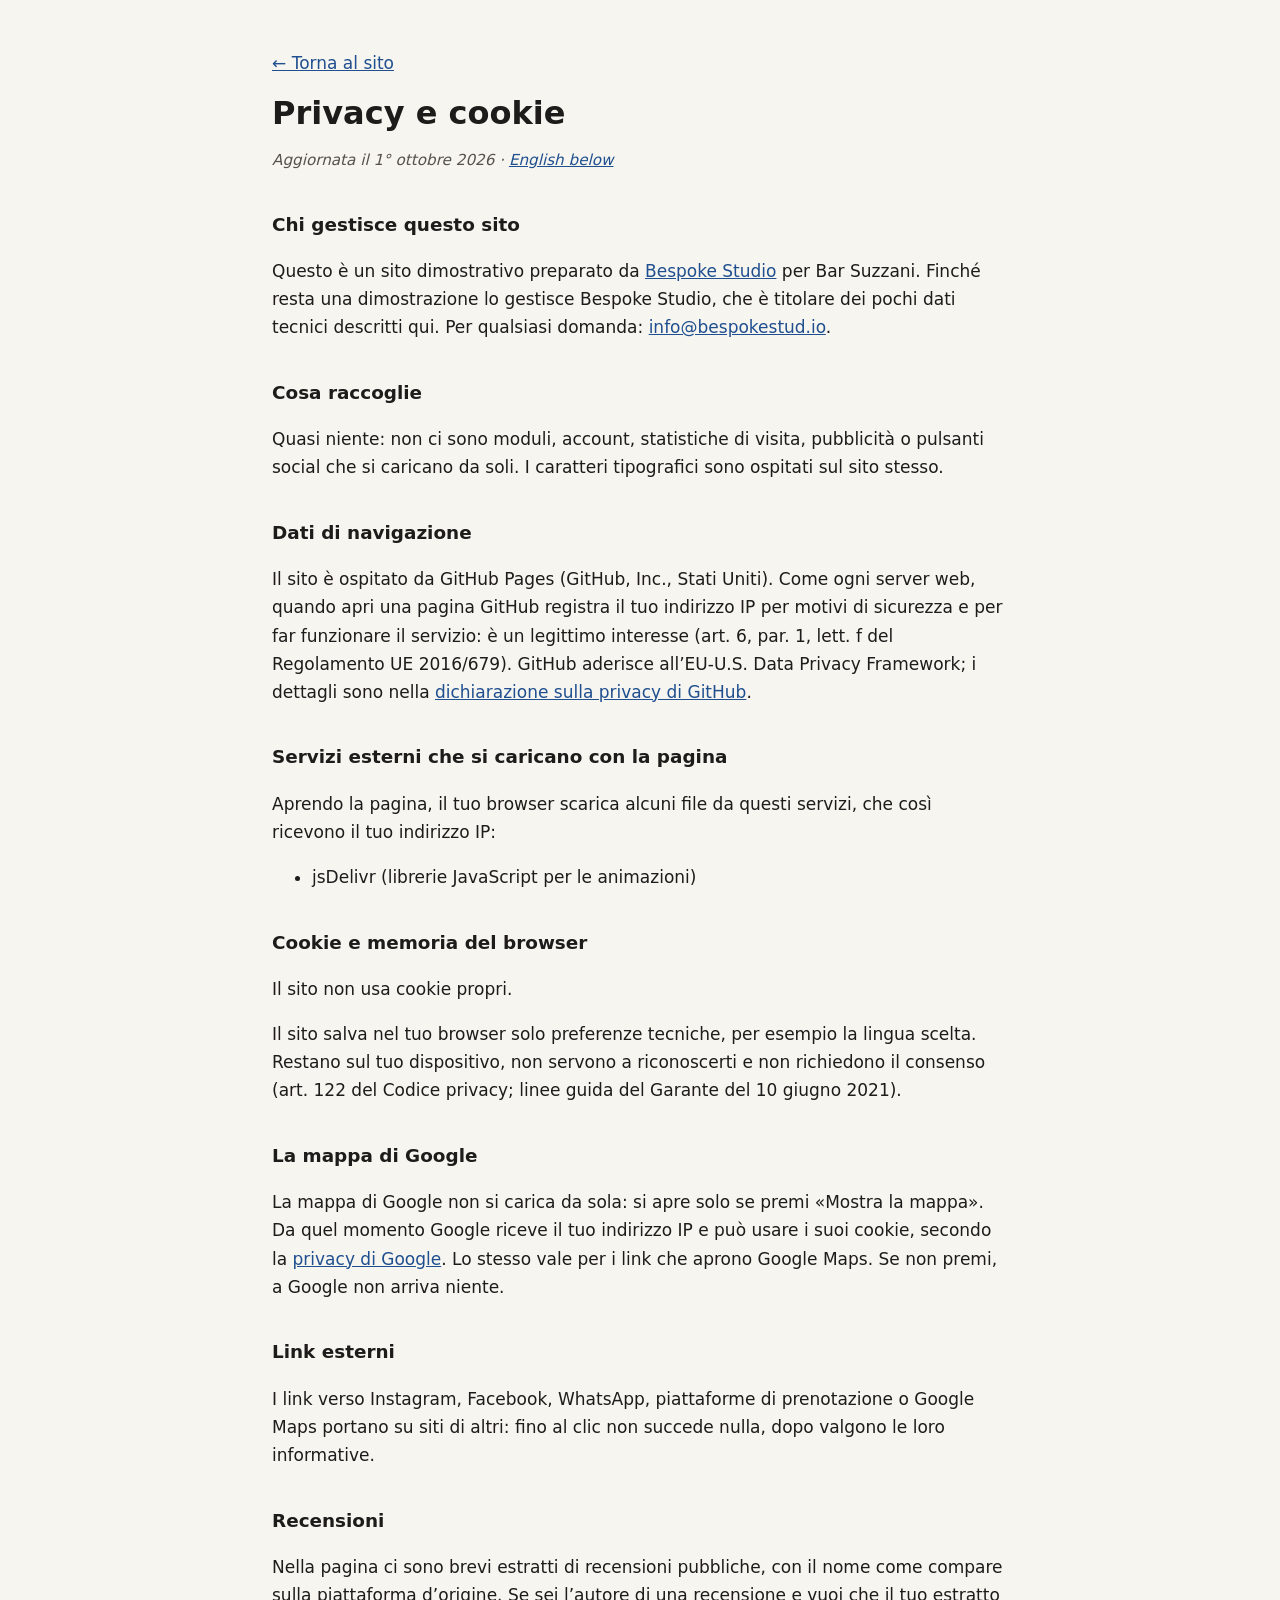
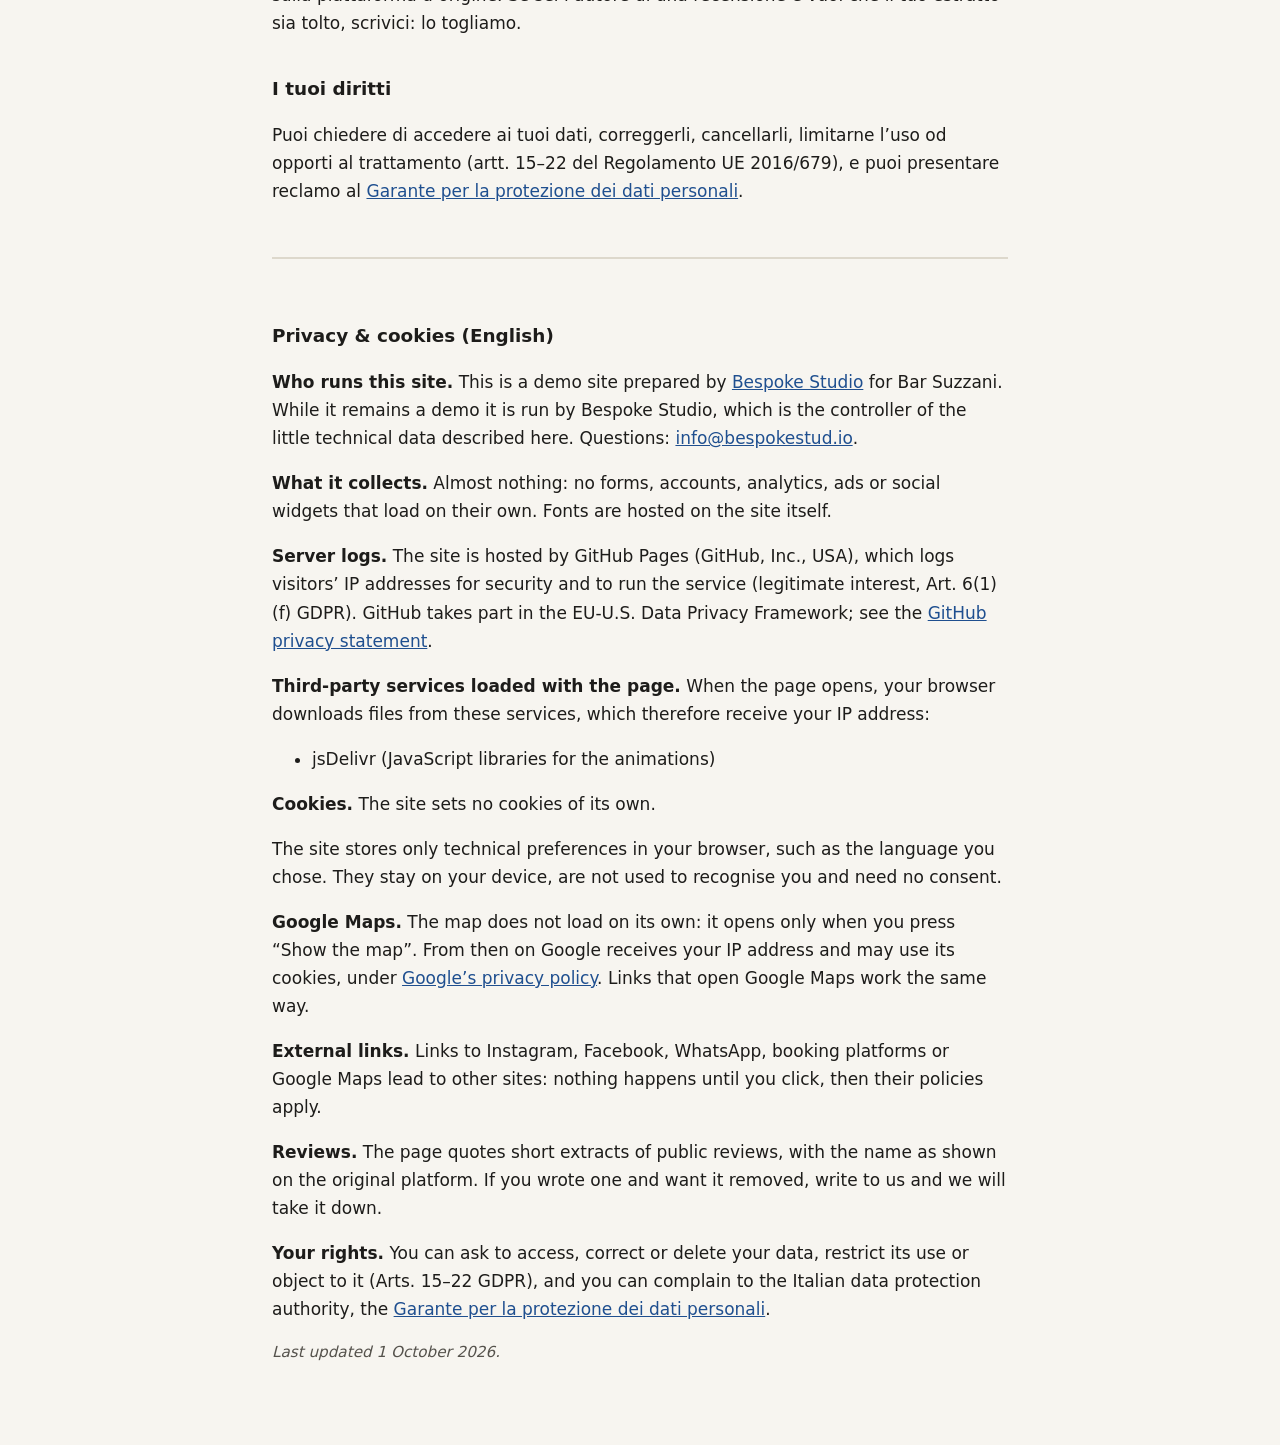
<file: privacy.html>
<!DOCTYPE html>
<html lang="it">
<head>
  <meta charset="UTF-8">
  <meta name="viewport" content="width=device-width, initial-scale=1.0">
  <meta name="robots" content="noindex">
  <title>Privacy e cookie · Bar Suzzani</title>
  <meta name="description" content="Informativa privacy e cookie del sito Bar Suzzani.">
  <style>
    body { margin: 0; background: #f7f5f0; color: #1d1c1a; font: 17px/1.65 system-ui, -apple-system, "Segoe UI", Roboto, sans-serif; }
    main { max-width: 46rem; margin: 0 auto; padding: 32px 20px 64px; }
    h1 { font-size: 2rem; line-height: 1.2; margin: 0.4em 0 0.2em; }
    h2 { font-size: 1.15rem; margin: 2em 0 0.4em; }
    a { color: #1f4f8f; }
    .data { color: #55524c; font-style: italic; font-size: 0.95rem; }
    .en { margin-top: 3em; padding-top: 1.5em; border-top: 2px solid #ddd8cc; }
    code { font-size: 0.9em; background: #ebe7dc; padding: 0 4px; border-radius: 3px; }
  </style>
</head>
<body>
<main>
  <p><a href="index.html">← Torna al sito</a></p>
  <h1>Privacy e cookie</h1>
  <p class="data">Aggiornata il 1° ottobre 2026 · <a href="#english" lang="en">English below</a></p>
  <h2>Chi gestisce questo sito</h2>
  <p>Questo è un sito dimostrativo preparato da <a href="https://bespokestud.io" rel="noopener">Bespoke Studio</a> per Bar Suzzani. Finché resta una dimostrazione lo gestisce Bespoke Studio, che è titolare dei pochi dati tecnici descritti qui. Per qualsiasi domanda: <a href="mailto:info@bespokestud.io">info@bespokestud.io</a>.</p>
  <h2>Cosa raccoglie</h2>
  <p>Quasi niente: non ci sono moduli, account, statistiche di visita, pubblicità o pulsanti social che si caricano da soli. I caratteri tipografici sono ospitati sul sito stesso.</p>
  <h2>Dati di navigazione</h2>
  <p>Il sito è ospitato da GitHub Pages (GitHub, Inc., Stati Uniti). Come ogni server web, quando apri una pagina GitHub registra il tuo indirizzo IP per motivi di sicurezza e per far funzionare il servizio: è un legittimo interesse (art. 6, par. 1, lett. f del Regolamento UE 2016/679). GitHub aderisce all’EU-U.S. Data Privacy Framework; i dettagli sono nella <a href="https://docs.github.com/site-policy/privacy-policies/github-general-privacy-statement" rel="noopener">dichiarazione sulla privacy di GitHub</a>.</p>
  <h2>Servizi esterni che si caricano con la pagina</h2>
  <p>Aprendo la pagina, il tuo browser scarica alcuni file da questi servizi, che così ricevono il tuo indirizzo IP:</p>
  <ul><li>jsDelivr (librerie JavaScript per le animazioni)</li></ul>
  <h2>Cookie e memoria del browser</h2>
  <p>Il sito non usa cookie propri.</p>
  <p>Il sito salva nel tuo browser solo preferenze tecniche, per esempio la lingua scelta. Restano sul tuo dispositivo, non servono a riconoscerti e non richiedono il consenso (art. 122 del Codice privacy; linee guida del Garante del 10 giugno 2021).</p>
  <h2>La mappa di Google</h2>
  <p>La mappa di Google non si carica da sola: si apre solo se premi «Mostra la mappa». Da quel momento Google riceve il tuo indirizzo IP e può usare i suoi cookie, secondo la <a href="https://policies.google.com/privacy?hl=it" rel="noopener">privacy di Google</a>. Lo stesso vale per i link che aprono Google Maps. Se non premi, a Google non arriva niente.</p>
  <h2>Link esterni</h2>
  <p>I link verso Instagram, Facebook, WhatsApp, piattaforme di prenotazione o Google Maps portano su siti di altri: fino al clic non succede nulla, dopo valgono le loro informative.</p>
  <h2>Recensioni</h2>
  <p>Nella pagina ci sono brevi estratti di recensioni pubbliche, con il nome come compare sulla piattaforma d’origine. Se sei l’autore di una recensione e vuoi che il tuo estratto sia tolto, scrivici: lo togliamo.</p>
  <h2>I tuoi diritti</h2>
  <p>Puoi chiedere di accedere ai tuoi dati, correggerli, cancellarli, limitarne l’uso od opporti al trattamento (artt. 15–22 del Regolamento UE 2016/679), e puoi presentare reclamo al <a href="https://www.garanteprivacy.it" rel="noopener">Garante per la protezione dei dati personali</a>.</p>
  <div class="en" id="english" lang="en">
    <h2>Privacy &amp; cookies (English)</h2>
    <p><strong>Who runs this site.</strong> This is a demo site prepared by <a href="https://bespokestud.io" rel="noopener">Bespoke Studio</a> for Bar Suzzani. While it remains a demo it is run by Bespoke Studio, which is the controller of the little technical data described here. Questions: <a href="mailto:info@bespokestud.io">info@bespokestud.io</a>.</p>
    <p><strong>What it collects.</strong> Almost nothing: no forms, accounts, analytics, ads or social widgets that load on their own. Fonts are hosted on the site itself.</p>
    <p><strong>Server logs.</strong> The site is hosted by GitHub Pages (GitHub, Inc., USA), which logs visitors’ IP addresses for security and to run the service (legitimate interest, Art. 6(1)(f) GDPR). GitHub takes part in the EU-U.S. Data Privacy Framework; see the <a href="https://docs.github.com/site-policy/privacy-policies/github-general-privacy-statement" rel="noopener">GitHub privacy statement</a>.</p>
    <p><strong>Third-party services loaded with the page.</strong> When the page opens, your browser downloads files from these services, which therefore receive your IP address:</p><ul><li>jsDelivr (JavaScript libraries for the animations)</li></ul>
    <p><strong>Cookies.</strong> The site sets no cookies of its own.</p>
    <p>The site stores only technical preferences in your browser, such as the language you chose. They stay on your device, are not used to recognise you and need no consent.</p>
    <p><strong>Google Maps.</strong> The map does not load on its own: it opens only when you press “Show the map”. From then on Google receives your IP address and may use its cookies, under <a href="https://policies.google.com/privacy?hl=en" rel="noopener">Google’s privacy policy</a>. Links that open Google Maps work the same way.</p>
    <p><strong>External links.</strong> Links to Instagram, Facebook, WhatsApp, booking platforms or Google Maps lead to other sites: nothing happens until you click, then their policies apply.</p>
    <p><strong>Reviews.</strong> The page quotes short extracts of public reviews, with the name as shown on the original platform. If you wrote one and want it removed, write to us and we will take it down.</p>
    <p><strong>Your rights.</strong> You can ask to access, correct or delete your data, restrict its use or object to it (Arts. 15–22 GDPR), and you can complain to the Italian data protection authority, the <a href="https://www.garanteprivacy.it" rel="noopener">Garante per la protezione dei dati personali</a>.</p>
    <p class="data">Last updated 1 October 2026.</p>
  </div>
</main>
</body>
</html>
</file>
